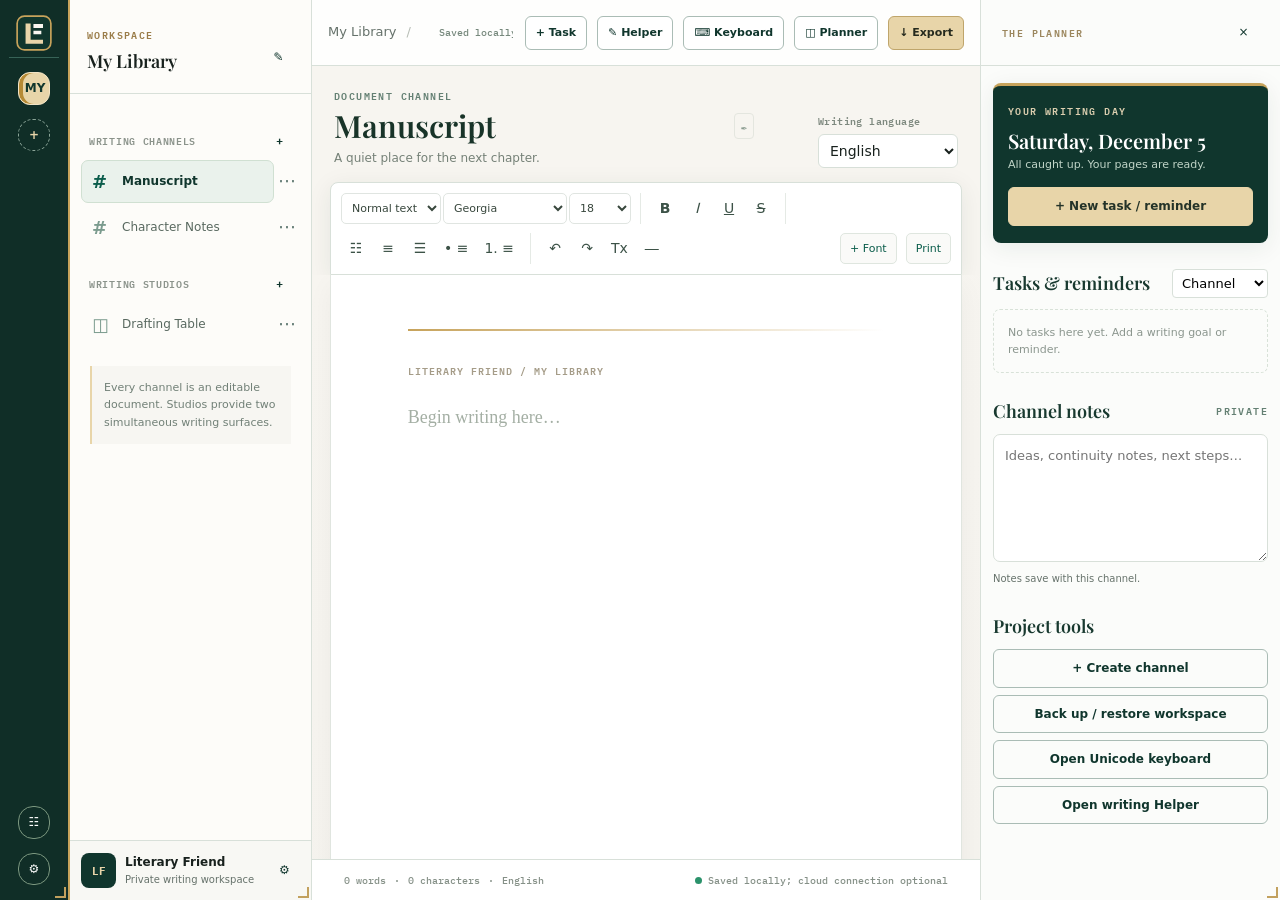
<file: index.html>
<!doctype html>
<html lang="en">
<head>
  <meta charset="utf-8">
  <meta name="viewport" content="width=device-width,initial-scale=1,viewport-fit=cover">
  <meta name="theme-color" content="#10362D">
  <meta name="description" content="Literary Friend: channel-based writing rooms, multi-draft studio, tasks, reminders and movable Unicode keyboard.">
  <title>Literary Friend — Writing Workspace</title>
  <link rel="manifest" href="manifest.webmanifest">
  <link rel="icon" href="assets/mark.svg" type="image/svg+xml">
  <link rel="stylesheet" href="css/luxury-editor.css">
  <link rel="stylesheet" href="css/keyboard.css">
  <link rel="stylesheet" href="css/literary-friend.css">
  <script defer src="script/js/languages.js"></script>
  <script defer src="script/js/unicode-data.js"></script>
  <script defer src="script/js/storage.js"></script>
  <script defer src="script/js/keyboard.js"></script>
  <script defer src="script/js/app.js"></script>
  <script defer src="script/js/literary-core.js"></script>
  <script defer src="script/js/literary-writer-tools.js"></script>
  <script defer src="script/js/helper-safe.js"></script>
  <script defer src="script/js/helper-chunks.js"></script>
  <script defer src="script/js/wasm-diagnostics.js"></script>
  <script defer src="script/js/wasm-preload.js"></script>
  <script defer src="script/js/resize-panels.js"></script>
  <script defer src="script/js/literary-friend.js"></script>
  <script defer src="script/js/backend-bridge.js"></script>
  <script defer src="script/js/pwa.js"></script>
</head>
<body>
  <div class="app" id="app">
    <aside class="workspace-rail" aria-label="Workspaces">
      <div class="rail-head" title="Literary Friend"><img src="assets/mark.svg" width="34" height="34" alt="Literary Friend"></div>
      <div class="workspace-list" id="workspace-list" aria-label="Project workspaces"></div>
      <button class="rail-add" id="new-workspace" title="New workspace" aria-label="New workspace">+</button>
      <div class="rail-spacer"></div>
      <button class="rail-tool" id="rail-home" title="All tasks" aria-label="All tasks">☷</button>
      <button class="rail-tool" id="rail-settings" title="Settings and data" aria-label="Settings">⚙</button>
    </aside>

    <aside class="channels-pane" id="channels-pane" aria-label="Channels">
      <div class="channels-top"><div class="eyebrow">WORKSPACE</div><div class="workspace-title-row"><h2 id="workspace-title">Writing studio</h2><button class="icon-button subtle" id="rename-workspace" title="Rename workspace" aria-label="Rename workspace">✎</button></div></div>
      <div class="channels-scroll">
        <div class="channels-heading"><span>WRITING CHANNELS</span><button id="new-writing" class="plus-small" title="Add a writing channel" aria-label="Add writing channel">+</button></div>
        <nav id="writing-channels" class="channel-list" aria-label="Writing channels"></nav>
        <div class="channels-heading"><span>WRITING STUDIOS</span><button id="new-studio" class="plus-small" title="Add a two-pane writing studio" aria-label="Add writing studio">+</button></div>
        <nav id="studio-channels" class="channel-list" aria-label="Writing studios"></nav>
        <div class="channel-help">Every channel is an editable document. Studios provide two simultaneous writing surfaces.</div>
      </div>
      <div class="sidebar-footer"><span class="avatar">LF</span><span><strong>Literary Friend</strong><small>Private writing workspace</small></span><button class="icon-button subtle" id="sidebar-settings" title="Settings">⚙</button></div>
    </aside>

    <div class="shell-main">
      <header class="app-topbar">
        <div class="topbar-start"><button class="icon-button mobile-menu" id="toggle-sidebar" aria-label="Toggle channels">☰</button><span class="crumb-workspace" id="crumb-workspace">Library</span><span class="crumb-sep">/</span><strong id="crumb-channel">Manuscript</strong><span class="autosave" id="autosave-status" role="status">Saved locally</span></div>
        <div class="topbar-actions"><button class="btn tiny light" id="top-task">+ Task</button><button class="btn tiny light" id="open-helper" aria-haspopup="dialog">✎ Helper</button><button class="btn tiny light" id="top-keyboard">⌨ Keyboard</button><button class="btn tiny light" id="toggle-inspector" aria-expanded="true">◫ Planner</button><button class="btn tiny gold" id="export-doc">↓ Export</button></div>
      </header>

      <section class="editor-section" aria-label="Writing workspace">
        <div class="editor-top">
          <div class="editor-heading"><div class="eyebrow" id="channel-type">DOCUMENT ROOM</div><div class="title-line"><input id="document-title" class="document-title" aria-label="Document title" maxlength="100" value="Manuscript"><span class="type-mark" id="type-mark">01</span></div><p id="document-subtitle" class="editor-subtitle">A quiet place for the next chapter.</p></div>
          <div class="language-strip"><label for="language-select">Writing language</label><select id="language-select" aria-label="Writing language"></select></div>
        </div>
        <div class="editor-toolbar" id="editor-toolbar" role="toolbar" aria-label="Document formatting">
          <div class="tool-group"><select id="format-block" title="Paragraph style" aria-label="Paragraph style"><option value="p">Normal text</option><option value="h1">Heading 1</option><option value="h2">Heading 2</option><option value="h3">Heading 3</option><option value="blockquote">Quote</option></select><select id="font-select" title="Document font" aria-label="Document font"><option value="Georgia">Georgia</option><option value="'Playfair Display', Georgia">Playfair Display</option><option value="Arial">Arial</option><option value="'Times New Roman'">Times New Roman</option><option value="'IBM Plex Mono', monospace">IBM Plex Mono</option></select><select id="font-size" title="Base font size" aria-label="Base font size"><option value="14">14</option><option value="16">16</option><option value="18" selected>18</option><option value="20">20</option><option value="24">24</option><option value="28">28</option></select></div>
          <div class="tool-divider"></div><div class="tool-group"><button class="format-button" data-command="bold" title="Bold (Ctrl+B)"><b>B</b></button><button class="format-button" data-command="italic" title="Italic (Ctrl+I)"><i>I</i></button><button class="format-button" data-command="underline" title="Underline (Ctrl+U)"><u>U</u></button><button class="format-button" data-command="strikeThrough" title="Strikethrough"><s>S</s></button></div>
          <div class="tool-divider"></div><div class="tool-group"><button class="format-button" data-command="justifyLeft" title="Align left">☷</button><button class="format-button" data-command="justifyCenter" title="Center">≡</button><button class="format-button" data-command="justifyRight" title="Align right">☰</button><button class="format-button" data-command="insertUnorderedList" title="Bulleted list">• ≡</button><button class="format-button" data-command="insertOrderedList" title="Numbered list">1. ≡</button></div>
          <div class="tool-divider"></div><div class="tool-group"><button class="format-button" data-command="undo" title="Undo (Ctrl+Z)">↶</button><button class="format-button" data-command="redo" title="Redo (Ctrl+Y)">↷</button><button class="format-button" data-command="removeFormat" title="Remove formatting">Tx</button><button class="format-button" id="insert-divider" title="Insert horizontal rule">―</button></div>
          <div class="tool-grow"></div><button id="upload-font" class="toolbar-text-button" title="Upload a font">+ Font</button><button id="print-doc" class="toolbar-text-button" title="Print document">Print</button>
        </div>
        <div class="writing-surface" id="writing-surface"><!-- Rendered from saved state --></div>
        <footer class="writing-footer"><div><span id="word-count">0 words</span><span class="dot">·</span><span id="character-count">0 characters</span><span class="dot">·</span><span id="current-language">English</span></div><div class="save-indicator"><span class="status-dot"></span><span id="footer-save">Saved locally; cloud connection optional</span></div></footer>
      </section>
    </div>

    <aside class="inspector" id="inspector" aria-label="Planner and channel details">
      <div class="inspector-header"><span class="eyebrow">THE PLANNER</span><button class="icon-button subtle" id="close-inspector" title="Close planner" aria-label="Close planner">×</button></div>
      <div class="inspector-content"><div class="planner-card planner-date"><div class="eyebrow">YOUR WRITING DAY</div><div class="today-line" id="date-label">Today</div><div class="today-summary" id="task-summary">No tasks yet.</div><button class="btn green full" id="new-task">+ New task / reminder</button></div>
        <div class="planner-section"><div class="planner-section-title"><h3>Tasks & reminders</h3><select id="task-filter" aria-label="Task filter"><option value="current">Channel</option><option value="workspace">Workspace</option><option value="all">All</option></select></div><div id="task-list" class="tasks"></div></div>
        <div class="planner-section"><div class="planner-section-title"><h3>Channel notes</h3><span class="eyebrow">PRIVATE</span></div><textarea id="channel-notes" placeholder="Ideas, continuity notes, next steps…" aria-label="Channel notes" rows="5"></textarea><small>Notes save with this channel.</small></div>
        <div class="planner-section"><div class="planner-section-title"><h3>Project tools</h3></div><div class="tool-stacks"><button class="btn outline full" id="new-channel-shortcut">+ Create channel</button><button class="btn outline full" id="open-backup">Back up / restore workspace</button><button class="btn outline full" id="show-keyboard">Open Unicode keyboard</button><button class="btn outline full" id="inspector-helper">Open writing Helper</button></div></div>
      </div>
    </aside>
  </div>


  <section id="helper-window" class="helper-window" role="dialog" aria-label="Literary Friend writing Helper" aria-modal="false" hidden>
    <header id="helper-handle" class="helper-header"><div class="helper-title"><strong>Literary Friend</strong><small>Writing Helper · offline-first tools</small></div><div class="helper-actions"><button id="helper-collapse" title="Collapse Helper" aria-label="Collapse Helper">−</button><button id="helper-close" title="Close Helper" aria-label="Close Helper">×</button></div></header>
    <div id="helper-body" class="helper-body">
      <nav class="helper-tabs" aria-label="Helper tools" role="tablist">
       <button class="helper-tab active" data-helper-tab="scan" role="tab">Draft scan</button>
       <button class="helper-tab" data-helper-tab="find" role="tab">Find & replace</button>
       <button class="helper-tab" data-helper-tab="outline" role="tab">Outline</button>
       <button class="helper-tab" data-helper-tab="continuity" role="tab">Continuity</button>
       <button class="helper-tab" data-helper-tab="reference" role="tab">References</button>
       <button class="helper-tab" data-helper-tab="glyphs" role="tab">Glyph studio</button>
       <button class="helper-tab" data-helper-tab="book" role="tab">Book layout</button>
      </nav>
      <div class="helper-content" id="helper-content" role="tabpanel"></div>
      <footer class="helper-footer"><span id="helper-summary" role="status">No generated writing. Your words stay yours.</span><span>Drag any side or corner to resize.</span></footer>
    </div>
  </section>

  <div class="toast-region" id="toast-region" role="status" aria-live="polite"></div>
  <input type="file" id="font-upload-input" hidden accept=".ttf,.otf,.woff,.woff2,font/ttf,font/otf,font/woff,font/woff2" multiple>
  <input type="file" id="import-input" hidden accept=".json,application/json">
  <input type="file" id="document-import-input" hidden accept=".txt,.html,.htm,text/plain,text/html">

  <dialog id="main-dialog" class="modal" aria-labelledby="dialog-title"><form id="dialog-form" method="dialog"><header><div class="eyebrow" id="dialog-kicker">LITERARY FRIEND</div><h2 id="dialog-title">New item</h2><button type="button" id="dialog-close" class="icon-button subtle" aria-label="Close dialog">×</button></header><div id="dialog-fields" class="dialog-fields"></div><footer class="modal-actions"><button type="button" id="dialog-cancel" class="btn outline">Cancel</button><button type="submit" id="dialog-submit" class="btn green">Create</button></footer></form></dialog>

  <dialog id="settings-dialog" class="modal settings-modal" aria-labelledby="settings-title"><div class="settings-inner"><header><div class="eyebrow">SETTINGS & DATA</div><h2 id="settings-title">Your writing library</h2><button id="settings-close" class="icon-button subtle" aria-label="Close dialog">×</button></header><p>Your work saves locally. Optionally connect your existing Literary Friend account to sync a library snapshot through its configured secure bridge.</p><div class="settings-buttons"><button class="btn green" id="backup-json">↓ Export complete backup</button><button class="btn outline" id="restore-json">↑ Restore backup</button><button class="btn outline" id="import-document">↑ Import text / HTML document</button><button class="btn outline" id="notification-permission">Enable reminder notifications</button></div><h3>Account connection</h3>
<div class="bridge-box" id="bridge-box">
  <div id="bridge-status" role="status">Local-only. No account connected.</div>
  <label>Account email or username <input id="bridge-login" type="text" autocomplete="username" placeholder="Username or email"></label>
  <label>Password <input id="bridge-password" type="password" autocomplete="current-password" placeholder="Password"></label>
  <label>Two-factor code (when requested) <input id="bridge-2fa" type="text" inputmode="numeric" autocomplete="one-time-code" placeholder="Code"></label>
  <div class="bridge-buttons"><button id="bridge-connect" class="btn green">Connect / sign in</button><button id="bridge-verify" class="btn outline">Verify code</button><button id="bridge-push" class="btn outline">Sync local → cloud</button><button id="bridge-pull" class="btn outline">Restore cloud → local</button><button id="bridge-signout" class="btn outline">Disconnect</button></div>
  <small>Cloud functions require this website's origin to be authorized by the existing backend. Cloud restore replaces the current local library after confirmation. No AI-generation routes are used.</small>
</div><h3>Uploaded fonts</h3><div id="uploaded-fonts-list">No uploaded fonts.</div><h3>Selected workspace</h3><button class="btn danger" id="delete-workspace">Delete selected workspace</button><p class="fine-print">Reminders are checked while this app is open. Browser notifications require permission and a supported context. Cloud synchronization works only after successful connection to the existing backend bridge.</p></div></dialog>

  <section id="floating-keyboard" class="keyboard-window collapsed" aria-label="Floating on-screen keyboard" aria-hidden="true">
    <div class="keyboard-header" id="keyboard-handle"><div class="keyboard-brand"><span>⌨</span> Unicode keyboard <small id="keyboard-mode-label">Letters</small></div><div class="keyboard-actions"><button id="keyboard-split" class="keyboard-control" title="Split keyboard" aria-label="Split keyboard">◫</button><button id="keyboard-collapse" class="keyboard-control" title="Collapse keyboard" aria-label="Collapse keyboard">−</button><button id="keyboard-close" class="keyboard-control" title="Close keyboard" aria-label="Close keyboard">×</button></div></div>
    <div class="keyboard-body" id="keyboard-body"><div class="keyboard-options"><select id="keyboard-language" aria-label="Keyboard language"></select><select id="keyboard-layout" aria-label="Keyboard layout"><option value="letters">Letters</option><option value="extended">Latin Extended</option><option value="combining">Combining marks</option></select><input id="keyboard-search" type="search" placeholder="Find character or U+ code" aria-label="Search Unicode characters" hidden><label class="shift-label"><input id="keyboard-shift" type="checkbox"> Shift</label></div><div id="keyboard-keys" class="keyboard-keys"></div><div class="keyboard-foot"><span id="keyboard-hint">Type into the active writing page.</span><button id="keyboard-nfc" class="keyboard-small" title="Normalize selected text to NFC">NFC</button><span class="resize-hint">↘ resize</span></div></div>
  </section>
</body>
</html>
</file>
<file: css/luxury-editor.css>
@import url('https://fonts.googleapis.com/css2?family=Playfair+Display:wght@400;500;600;700&family=IBM+Plex+Mono:wght@400;500;600&display=swap');
:root{--bg:#f7f5f0;--paper:#fff;--soft:#fbfaf7;--warm:#f7f3e9;--text:#18211d;--muted:#66726b;--green:#0b5d4b;--green-deep:#10362d;--rail:#102e27;--gold:#c7a35b;--pale-gold:#e8d5a9;--line:#d8e0d9;--line-strong:#aabcb5;--shadow:0 5px 24px rgba(11,45,34,.08);--serif:'Playfair Display',Georgia,serif;--mono:'IBM Plex Mono',monospace;--sans:system-ui,-apple-system,'Segoe UI',sans-serif}
*{box-sizing:border-box}html{background:var(--bg);color-scheme:light}body{margin:0;color:var(--text);font:14px/1.55 var(--sans);background:linear-gradient(145deg,#fbfaf7,#f5f3ee)}button,input,select,textarea{font:inherit}button{cursor:pointer}button:disabled{cursor:not-allowed;opacity:.5}a{color:var(--green)}:focus-visible{outline:3px solid #2f6bff;outline-offset:2px}::selection{background:#f8eac9;color:var(--text)}
.app{height:100dvh;min-height:560px;display:grid;grid-template-columns:70px 242px minmax(0,1fr) 300px;overflow:hidden}
.workspace-rail{min-width:0;background:var(--rail);display:flex;align-items:center;flex-direction:column;gap:14px;padding:15px 9px;border-right:2px solid #c7a35b}.rail-head{height:43px;display:grid;place-items:center;width:100%;border-bottom:1px solid #376357;padding-bottom:8px}.rail-head img{width:36px;height:36px}.workspace-list{width:100%;display:grid;gap:10px;justify-items:center;overflow-y:auto}.workspace-pill,.rail-add,.rail-tool{flex:none;display:grid;place-items:center;color:#fff;border:1px solid #7b977f;background:#254d40;border-radius:15px;width:46px;height:46px;font:700 16px var(--sans);transition:background .15s,border-radius .15s}.workspace-pill:hover,.workspace-pill.active{background:#e8d5a9;color:#10362d;border-color:#f2e4c5;border-radius:12px}.workspace-pill.active{box-shadow:inset 4px 0 0 #b68a35}.rail-add{font-size:26px;background:transparent;border:1px dashed #8aa497;color:#e8d5a9}.rail-tool{height:41px;width:42px;background:transparent;font-size:21px}.rail-spacer{flex:1}
.channels-pane{background:#fdfcf9;min-width:0;border-right:1px solid var(--line);display:flex;flex-direction:column}.channels-top{padding:27px 17px 20px;border-bottom:1px solid var(--line)}.eyebrow{font:600 10px/1.5 var(--mono);letter-spacing:.14em;color:#648073}.channels-top .eyebrow{color:#9a7c48}.workspace-title-row{display:flex;align-items:center;gap:4px}.workspace-title-row h2{font:600 21px/1.2 var(--serif);margin:8px 0 0;overflow:hidden;text-overflow:ellipsis;white-space:nowrap;flex:1}.icon-button,.plus-small{border:0;background:transparent;display:inline-grid;place-items:center;border-radius:6px;color:var(--green-deep);padding:6px;font-size:20px;min-width:31px;min-height:31px}.icon-button:hover,.plus-small:hover{background:#eaf0eb}.channels-scroll{padding:19px 11px;overflow-y:auto;flex:1}.channels-heading{display:flex;justify-content:space-between;align-items:center;margin:12px 8px 5px;font:600 10px var(--mono);color:#8b938b;letter-spacing:.07em}.plus-small{font-size:18px;padding:0;min-height:26px;min-width:26px}.channel-list{display:grid;gap:3px;margin-bottom:19px}.channel-button{display:flex;align-items:center;width:100%;border:1px solid transparent;text-align:left;background:transparent;padding:10px 10px;gap:10px;color:#596960;font-size:13px;border-radius:7px}.channel-button:hover{background:#edf2ee}.channel-button.active{background:#eaf2ec;color:var(--green-deep);border-color:#d0e0d2;font-weight:750}.channel-icon{font:700 18px var(--sans);width:20px;color:#7b9b8e}.channel-button.active .channel-icon{color:var(--green)}.channel-button span.channel-name{overflow:hidden;text-overflow:ellipsis;white-space:nowrap;flex:1}.channel-more{font-size:17px;opacity:.6}.channel-help{margin:20px 9px 0;padding:13px 12px;color:#718077;background:#f7f6f2;border-left:2px solid var(--pale-gold);font-size:11px;line-height:1.6}.sidebar-footer{display:flex;align-items:center;gap:9px;padding:12px 11px;border-top:1px solid var(--line);background:#f8f8f4}.sidebar-footer .avatar{display:grid;place-items:center;background:var(--green-deep);color:var(--pale-gold);font:700 11px var(--mono);width:35px;height:35px;border-radius:8px}.sidebar-footer strong,.sidebar-footer small{display:block}.sidebar-footer strong{font-size:12px}.sidebar-footer small{font-size:10px;color:var(--muted)}.sidebar-footer>.icon-button{margin-left:auto}
.shell-main{min-width:0;min-height:0;display:flex;flex-direction:column;background:var(--bg)}.app-topbar{height:66px;flex:none;background:rgba(255,255,255,.89);border-bottom:1px solid var(--line);display:flex;align-items:center;justify-content:space-between;gap:12px;padding:0 26px}.topbar-start,.topbar-actions{display:flex;align-items:center;gap:10px;min-width:0}.topbar-start{overflow:hidden;white-space:nowrap;font-size:13px}.topbar-start strong{overflow:hidden;text-overflow:ellipsis}.crumb-workspace{color:var(--muted)}.crumb-sep{color:#b7bdb5}.autosave{font:500 10px var(--mono);color:#76887c;margin-left:8px}.topbar-actions{flex-shrink:0}.btn{display:inline-flex;justify-content:center;align-items:center;gap:7px;border:1px solid var(--line-strong);border-radius:6px;background:var(--paper);color:var(--green-deep);font-weight:650;min-height:38px;padding:9px 13px;text-decoration:none}.btn:hover{background:#eef4ee}.btn.tiny{font-size:11px;min-height:34px;padding:6px 10px}.btn.green{background:var(--green);color:white;border-color:#084438}.btn.green:hover{background:#084837}.btn.gold{background:var(--pale-gold);border-color:#bfa56b;color:#252a1e}.btn.gold:hover{background:#e1c68c}.btn.outline{background:transparent;border-color:var(--line-strong)}.btn.danger{color:#a03738;border-color:#e6b4b5}.btn.full{width:100%}.mobile-menu{display:none}
.editor-section{min-height:0;display:flex;flex-direction:column;flex:1}.editor-top{padding:22px 38px 14px;display:flex;justify-content:space-between;gap:12px;align-items:end}.editor-heading{min-width:0}.title-line{display:flex;align-items:center;gap:13px}.document-title{display:block;width:min(100%,600px);border:0;outline:0;background:transparent;color:#183328;font:600 clamp(26px,2.4vw,34px)/1.25 var(--serif);padding:4px 0}.document-title:focus{background:#fff;border-bottom:2px solid var(--gold)}.type-mark{border:1px solid #e4e6df;border-radius:4px;color:#8b9c90;font:600 10px var(--mono);padding:3px 6px}.editor-subtitle{margin:0;color:#758177;font-size:12px}.language-strip{display:grid;gap:5px;min-width:140px}.language-strip label{color:#7e897f;font:600 10px var(--mono);letter-spacing:.04em}.language-strip select{background:#fff;border:1px solid var(--line);border-radius:6px;padding:7px;color:var(--text)}
.editor-toolbar{flex:none;display:flex;align-items:center;gap:9px;flex-wrap:wrap;margin:0 32px;padding:10px;background:#fff;border:1px solid var(--line);border-radius:8px 8px 0 0;box-shadow:var(--shadow)}.tool-group{display:flex;align-items:center;gap:2px}.tool-group select{max-width:155px;padding:7px 6px;border:1px solid #e0e5e1;border-radius:5px;background:#fff;color:#38473d;font-size:11px}.tool-group #font-size{width:62px}.tool-divider{width:1px;align-self:stretch;background:#e5eae5}.format-button{height:29px;min-width:30px;background:transparent;border:1px solid transparent;border-radius:5px;color:#3c5247;font-size:14px}.format-button:hover,.format-button.active{background:#edf3ee;border-color:#d1e2d5}.tool-grow{flex:1}.toolbar-text-button{background:#fafaf8;border:1px solid #dfe6df;border-radius:5px;font-size:11px;min-height:31px;color:var(--green);padding:5px 9px}
.writing-surface{flex:1;min-height:0;overflow:auto;padding:0 32px 34px;background:linear-gradient(160deg,#f7f5f0,#f5f3ee);scrollbar-color:#b9cbb9 transparent}.paper{background:white;min-height:650px;width:100%;max-width:960px;margin:0 auto;padding:54px clamp(24px,6vw,82px) 92px;border:1px solid #e0e5df;border-top:0;box-shadow:0 10px 25px rgba(27,54,39,.045)}.paper-topline{height:2px;background:linear-gradient(90deg,#c7a35b,transparent);margin:0 0 30px}.paper-meta{font:600 10px var(--mono);color:#a59c88;letter-spacing:.1em;margin-bottom:22px}.rich-editor{min-height:420px;outline:none;white-space:pre-wrap;overflow-wrap:anywhere;word-break:normal;line-height:1.85;color:#222923;direction:ltr}.rich-editor:empty:before{content:attr(data-placeholder);color:#a4afa4;pointer-events:none}.rich-editor:focus{outline:none}.rich-editor h1,.rich-editor h2,.rich-editor h3{font-family:var(--serif);line-height:1.35;color:var(--green-deep);margin:1em 0 .4em}.rich-editor h1{font-size:2em}.rich-editor h2{font-size:1.5em}.rich-editor h3{font-size:1.22em}.rich-editor p{margin:.45em 0}.rich-editor blockquote{border-left:3px solid var(--gold);padding-left:20px;color:#63756b;font-style:italic;margin-left:0}.rich-editor a{color:var(--green)}.rich-editor img{max-width:100%}.writing-footer{flex:none;padding:10px 32px;min-height:41px;background:#fff;border-top:1px solid var(--line);display:flex;justify-content:space-between;align-items:center;gap:12px;color:#859087;font:500 10px var(--mono)}.dot{padding:0 8px}.status-dot{display:inline-block;width:7px;height:7px;margin-right:6px;background:#2b926b;border-radius:50%}
.studio-surface{display:grid;grid-template-columns:minmax(0,1fr) minmax(0,1fr);gap:16px;align-items:start;padding-top:14px}.studio-pane{background:white;border:1px solid #e0e5df;box-shadow:var(--shadow);min-width:0;min-height:600px;padding:26px clamp(17px,2vw,32px)}.studio-pane header{display:flex;align-items:center;justify-content:space-between;gap:8px;border-bottom:1px solid #e5ebe4;padding-bottom:14px;margin-bottom:25px}.studio-pane header strong{font:600 17px var(--serif);color:var(--green-deep)}.studio-pane .rich-editor{min-height:480px}.studio-pane .eyebrow{color:#a48c56}
.inspector{background:#fbfcfa;border-left:1px solid var(--line);display:flex;flex-direction:column;min-width:0}.inspector.hidden{display:none}.app:has(.inspector.hidden){grid-template-columns:70px 242px minmax(0,1fr)}.inspector-header{height:66px;flex:none;padding:20px 21px;display:flex;align-items:center;justify-content:space-between;border-bottom:1px solid var(--line)}.inspector-header .eyebrow{color:#9b865d}.inspector-content{padding:19px 18px 50px;overflow-y:auto}.planner-card{background:var(--green-deep);color:white;border-radius:8px;padding:17px 15px;box-shadow:var(--shadow);border-top:3px solid var(--gold)}.planner-card .eyebrow{color:#dbceaf}.today-line{font:600 20px/1.4 var(--serif);margin:9px 0 1px}.today-summary{color:#c1d5c8;font-size:11px;margin-bottom:14px}.planner-card .btn.green{background:#e8d5a9;color:#243328;border-color:#e8d5a9}.planner-section{margin-top:26px}.planner-section-title{display:flex;align-items:center;justify-content:space-between;margin-bottom:11px;gap:7px}.planner-section-title h3{font:600 17px var(--serif);margin:0;color:#18392f}.planner-section-title select{width:96px;font-size:10px;padding:5px;background:#fff;border:1px solid var(--line);border-radius:4px}.tasks{display:grid;gap:9px}.task-item{border:1px solid var(--line);border-radius:7px;background:#fff;display:flex;align-items:flex-start;gap:9px;padding:10px 8px}.task-item input{margin-top:3px;accent-color:var(--green);flex:none}.task-item .task-info{min-width:0;flex:1}.task-item strong{display:block;font-weight:650;font-size:12px;overflow-wrap:anywhere}.task-item.done strong{text-decoration:line-through;color:#87948b}.task-item small{color:#9a8a6f;display:block;font-size:10px;margin-top:3px}.task-item button{border:0;background:transparent;color:#728278;font-size:13px;padding:2px 4px}.tasks-empty{font-size:11px;color:#8b968e;border:1px dashed #d8e2d8;padding:14px;border-radius:7px}.planner-section textarea{resize:vertical;width:100%;min-height:115px;border:1px solid var(--line);border-radius:7px;color:#283a2e;background:#fff;padding:11px;line-height:1.6}.planner-section small{font-size:10px;color:var(--muted)}.tool-stacks{display:grid;gap:7px}.tool-stacks button{font-size:11px}
.toast-region{position:fixed;z-index:4500;bottom:20px;right:20px;max-width:min(400px,calc(100vw - 40px));display:grid;gap:8px;pointer-events:none}.toast{background:var(--green-deep);color:white;border:1px solid var(--gold);box-shadow:0 12px 40px #0003;padding:12px 16px;border-radius:7px;font-size:12px;animation:toastIn .2s ease-out}@keyframes toastIn{from{transform:translateY(10px);opacity:0}to{transform:none;opacity:1}}
dialog{max-width:calc(100vw - 24px)}.modal{width:min(465px,calc(100% - 24px));background:#fff;color:var(--text);border:1px solid #b3c6b8;border-radius:10px;box-shadow:0 25px 100px #0a201f55;padding:0}.modal::backdrop{background:rgba(7,27,22,.64);backdrop-filter:blur(3px)}.modal header{padding:22px 24px 16px;border-bottom:1px solid var(--line);position:relative}.modal header h2{font:600 24px var(--serif);margin:5px 0 0}.modal header .icon-button{position:absolute;right:18px;top:19px}.dialog-fields{padding:21px 24px;display:grid;gap:14px}.dialog-fields label{display:grid;gap:5px;font-size:12px;font-weight:650}.dialog-fields input,.dialog-fields select,.dialog-fields textarea{width:100%;border:1px solid var(--line-strong);border-radius:6px;padding:10px;background:#fff;color:var(--text)}.modal-actions{padding:16px 24px 22px;display:flex;justify-content:flex-end;gap:8px}.settings-inner{padding-bottom:23px}.settings-inner>p,.settings-inner>h3,.settings-buttons,.settings-inner>#uploaded-fonts-list,.settings-inner>button{margin-left:24px;margin-right:24px}.settings-inner>p{font-size:12px;color:var(--muted)}.settings-inner h3{font:600 17px var(--serif);margin-top:20px;margin-bottom:6px}.settings-buttons{display:grid;gap:8px}.settings-buttons button{justify-content:flex-start}.settings-inner>#uploaded-fonts-list{font-size:12px;color:var(--muted);display:grid;gap:5px}.settings-inner .fine-print{font-size:11px}.settings-modal{width:min(520px,calc(100% - 24px));max-height:85dvh;overflow:auto}
@media(max-width:1350px){.app{grid-template-columns:64px 215px minmax(0,1fr) 270px}.app:has(.inspector.hidden){grid-template-columns:64px 215px minmax(0,1fr)}.editor-top{padding-left:22px;padding-right:22px}.editor-toolbar{margin-left:18px;margin-right:18px}.writing-surface{padding-left:18px;padding-right:18px}.app-topbar{padding-left:16px;padding-right:16px}.inspector-content{padding:17px 12px}.tool-group select{max-width:124px}}
@media(max-width:1080px){.inspector{position:fixed;right:0;top:0;bottom:0;z-index:1000;width:min(330px,100vw);box-shadow:-8px 0 30px #12352922}.app,.app:has(.inspector.hidden){grid-template-columns:60px 220px minmax(0,1fr)}.inspector.hidden{display:none}.topbar-actions .btn{padding:7px}.autosave{display:none}}
@media(max-width:760px){.app,.app:has(.inspector.hidden){grid-template-columns:54px minmax(0,1fr)}.channels-pane{position:fixed;left:54px;top:0;bottom:0;width:min(270px,calc(100vw - 54px));z-index:900;box-shadow:8px 0 28px #09201522;display:none}.app.show-channels .channels-pane{display:flex}.workspace-rail{padding-left:4px;padding-right:4px}.workspace-pill,.rail-add{width:43px;height:43px}.mobile-menu{display:inline-grid}.app-topbar{height:auto;min-height:56px;padding:8px 10px;gap:5px}.topbar-actions{gap:4px}.topbar-actions .btn{font-size:10px;padding:7px}.crumb-workspace,.crumb-sep{display:none}.editor-top{padding:14px 13px;align-items:start;flex-direction:column;gap:6px}.document-title{font-size:24px}.editor-toolbar{margin:0 8px;gap:4px;padding:6px}.tool-divider{display:none}.tool-group select{max-width:128px}.writing-surface{padding:0 8px 14px}.paper{padding:32px 17px 80px;min-height:550px}.studio-surface{display:block}.studio-pane{min-height:400px;margin-bottom:10px}.studio-pane .rich-editor{min-height:280px}.writing-footer{padding:8px;font-size:9px}.writing-footer .save-indicator{display:none}}
@media(max-width:430px){.topbar-actions #top-task{display:none}.topbar-actions .btn{font-size:10px;min-height:30px}.tool-group #font-select{max-width:104px}.tool-group select{font-size:10px}.format-button{min-width:27px}.tool-group{flex-wrap:wrap}.editor-toolbar{max-height:155px;overflow:auto}}
@media print{.workspace-rail,.channels-pane,.inspector,.app-topbar,.editor-top,.editor-toolbar,.writing-footer,.toast-region,.keyboard-window{display:none!important}html,body,.app,.shell-main,.editor-section,.writing-surface,.paper{height:auto!important;display:block!important;width:auto!important;overflow:visible!important;background:#fff!important;box-shadow:none!important;border:none!important;margin:0!important;padding:0!important}.paper{padding:.4in!important}.rich-editor{min-height:0!important}}
@media(prefers-reduced-motion:reduce){*,*::before,*::after{animation-duration:.01ms!important;transition-duration:.01ms!important;scroll-behavior:auto!important}}

.channel-row .channel-button{min-width:0;flex:1;width:auto}.channel-row .channel-more{flex:none;font-size:18px;min-width:26px;padding:2px;opacity:.65}.channel-row .channel-more:hover{opacity:1}
</file>
<file: css/keyboard.css>
.keyboard-window{position:fixed;left:max(5%,80px);top:calc(100dvh - 400px);width:min(840px,90vw);height:305px;min-width:280px;min-height:46px;max-width:calc(100vw - 8px);max-height:calc(100dvh - 8px);display:flex;flex-direction:column;background:#fffefa;border:2px solid #c7a35b;border-radius:9px;box-shadow:0 18px 65px #12251f55;z-index:3000;overflow:hidden;resize:both;color:#183328}.keyboard-window[aria-hidden="true"]{display:none}.keyboard-window.collapsed{height:46px!important;min-height:46px;resize:none}.keyboard-header{background:#10362d;flex:none;height:44px;display:flex;align-items:center;justify-content:space-between;gap:8px;color:#f8f6f0;padding:3px 9px;cursor:grab;touch-action:none;user-select:none}.keyboard-header:active{cursor:grabbing}.keyboard-brand{font:650 12px var(--sans);display:flex;align-items:center;gap:8px}.keyboard-brand>span{color:#ecd4a1;font-size:18px}.keyboard-brand small{font:500 10px var(--mono);color:#d6cfbd}.keyboard-actions{display:flex;gap:4px}.keyboard-control{color:#fff;background:#244f40;border:1px solid #456858;min-width:29px;height:28px;border-radius:5px;font-size:17px;line-height:1}.keyboard-control:hover{background:#43735b}.keyboard-body{flex:1;min-height:0;display:flex;flex-direction:column;padding:8px 9px;gap:7px}.keyboard-window.collapsed .keyboard-body{display:none}.keyboard-options{display:flex;gap:6px;align-items:center;flex:none;min-width:0;flex-wrap:wrap}.keyboard-options select,.keyboard-options input[type="search"]{border:1px solid #becbbc;padding:5px 7px;border-radius:5px;background:#fff;font-size:11px;color:#243d30;max-width:165px}.keyboard-options input[type="search"]{flex:1;max-width:none;min-width:105px}.shift-label{display:flex;align-items:center;gap:3px;font:600 11px var(--mono);color:#4b5b4f}.shift-label input{accent-color:#0b5d4b}.keyboard-keys{display:flex;flex-direction:column;gap:5px;flex:1;min-height:0;overflow:auto;scrollbar-color:#c7a35b #fff;padding:1px}.keyboard-row{display:flex;gap:5px;justify-content:center;min-width:max-content}.keyboard-key{flex:1;min-width:25px;max-width:84px;min-height:36px;border:1px solid #b8cbbc;border-bottom:3px solid #b8cbbc;border-radius:5px;background:#fdfdfa;color:#122e24;font-size:15px;touch-action:manipulation}.keyboard-key:hover{background:#f2ead7;border-color:#c7a35b}.keyboard-key:active{border-bottom-width:1px;transform:translateY(2px)}.keyboard-key.special{background:#e4eddf;font-size:12px;font-weight:650}.keyboard-key.space{flex:5;max-width:none}.keyboard-foot{display:flex;justify-content:space-between;gap:10px;align-items:center;font:10px var(--mono);color:#839187;flex:none}.keyboard-small{border:1px solid #c6cfc6;border-radius:3px;background:#e9eee7;color:#193f2e;font:10px var(--mono);padding:2px 6px}.resize-hint{margin-left:auto}.keyboard-window.split .keyboard-keys{display:grid;grid-template-columns:minmax(0,1fr) minmax(0,1fr);gap:18px}.keyboard-window.split .keyboard-half{display:flex;flex-direction:column;gap:5px;justify-content:center;min-width:0;overflow:auto;border-right:1px dashed #c7a35b;padding-right:6px}.keyboard-window.split .keyboard-half:last-child{border-right:0;padding-right:0}.keyboard-window.split .keyboard-row{min-width:0;flex-wrap:nowrap;justify-content:stretch}.keyboard-window.split .keyboard-key{min-width:0;flex:1}.keyboard-window.extended .keyboard-keys{display:grid;grid-template-columns:repeat(auto-fill,minmax(42px,1fr));gap:4px;align-content:start}.keyboard-window.extended .keyboard-key{max-width:none;min-height:39px}.keyboard-window.extended.split .keyboard-keys{display:grid;grid-template-columns:repeat(2,minmax(0,1fr));gap:8px}.keyboard-window.extended .unicode-half{display:grid;grid-template-columns:repeat(auto-fill,minmax(33px,1fr));align-content:start;gap:4px;overflow:auto}.keyboard-key[title]{position:relative}@media(max-width:600px){.keyboard-window{left:4px;top:auto;bottom:8px;width:calc(100vw - 8px);height:280px}.keyboard-options select{max-width:125px}.keyboard-key{min-width:18px;min-height:33px;font-size:13px}.keyboard-row{gap:3px}.keyboard-window.split .keyboard-keys{gap:7px}}
</file>
<file: css/literary-friend.css>
/* Literary Friend — Luxury Editor base retained; scalable desktop/tablet/mobile panes. */
.app{--rail-w:70px;--channels-w:242px;--inspector-w:300px;grid-template-columns:var(--rail-w) minmax(130px,var(--channels-w)) minmax(0,1fr) minmax(145px,var(--inspector-w))!important}
.app:has(.inspector.hidden){grid-template-columns:var(--rail-w) minmax(130px,var(--channels-w)) minmax(0,1fr)!important}
.workspace-rail,.channels-pane,.inspector,.keyboard-window,.helper-window,.modal,.studio-pane{container-type:inline-size;--resize-scale:1;}
.channels-pane,.inspector{overflow:auto;position:relative}
.channels-pane button,.inspector button,.keyboard-window button,.helper-window button,.modal button{font-size:clamp(10px,calc(12px * var(--resize-scale)),24px);min-height:clamp(24px,calc(30px * var(--resize-scale)),56px)}
.channels-pane :is(input,select,textarea),.inspector :is(input,select,textarea),.helper-window :is(input,select,textarea){font-size:clamp(11px,calc(13px * var(--resize-scale)),25px);max-width:100%}
.channels-pane .workspace-title-row h2,.inspector .planner-section-title h3{font-size:clamp(13px,calc(18px * var(--resize-scale)),35px)}
.inspector-content,.channels-scroll,.helper-body{font-size:clamp(11px,calc(13px * var(--resize-scale)),25px)}
.ui-resize-grip{position:absolute;z-index:30;touch-action:none;background:transparent}
.ui-resize-grip[data-dir='e'],.ui-resize-grip[data-dir='w']{top:11%;bottom:11%;width:12px;cursor:ew-resize}
.ui-resize-grip[data-dir='n'],.ui-resize-grip[data-dir='s']{left:11%;right:11%;height:12px;cursor:ns-resize}
.ui-resize-grip[data-dir='e']{right:0}.ui-resize-grip[data-dir='w']{left:0}.ui-resize-grip[data-dir='n']{top:0}.ui-resize-grip[data-dir='s']{bottom:0}
.ui-resize-grip[data-dir='se'],.ui-resize-grip[data-dir='sw'],.ui-resize-grip[data-dir='ne'],.ui-resize-grip[data-dir='nw']{width:17px;height:17px}
.ui-resize-grip[data-dir='se']{right:0;bottom:0;cursor:nwse-resize}.ui-resize-grip[data-dir='nw']{left:0;top:0;cursor:nwse-resize}
.ui-resize-grip[data-dir='sw']{left:0;bottom:0;cursor:nesw-resize}.ui-resize-grip[data-dir='ne']{right:0;top:0;cursor:nesw-resize}
.ui-resize-grip[data-dir='se']::after{content:'';position:absolute;right:2px;bottom:2px;border-right:2px solid #c2a15e;border-bottom:2px solid #c2a15e;width:9px;height:9px}
.ui-resize-grip:focus-visible{background:rgba(38,99,73,.15);outline:2px solid #2f6bff}
.helper-window{position:fixed;z-index:2700;left:max(12px,calc(100vw - 530px));top:90px;width:min(500px,calc(100vw - 20px));height:min(640px,calc(100dvh - 100px));min-width:min(320px,100vw);min-height:48px;max-width:100vw;max-height:100dvh;display:flex;flex-direction:column;overflow:hidden;background:#fcfbf7;border:1px solid #a9bba8;border-top:3px solid var(--gold);box-shadow:0 25px 80px #081a1740;border-radius:12px;color:var(--text)}
.helper-window[hidden]{display:none!important}.helper-window.is-collapsed{height:48px!important}.helper-window.is-collapsed .helper-body{display:none}
.helper-header{flex:none;min-height:47px;background:#10362d;color:#fff;display:flex;align-items:center;justify-content:space-between;gap:8px;padding:7px 11px;cursor:move;touch-action:none;user-select:none}
.helper-title{display:flex;flex-direction:column;line-height:1.2}.helper-title strong{font-family:var(--serif);font-size:clamp(13px,4.5cqw,22px)}.helper-title small{color:#e8d5a9;font-size:clamp(9px,2.6cqw,12px)}
.helper-actions{display:flex;gap:5px}.helper-actions button{border:1px solid #93ab9a;background:#254d40;color:#fff;border-radius:6px;font-size:20px;min-width:35px;min-height:32px}
.helper-body{display:flex;min-height:0;flex-direction:column;flex:1}.helper-tabs{display:flex;flex:none;gap:5px;overflow:auto;padding:9px;background:#eeeae0}.helper-tabs button{white-space:nowrap;border-radius:5px;padding:5px 10px;border:1px solid #c9d1c8;background:#fff;color:#28433a;font-weight:600}
.helper-tabs button.active{background:var(--green);color:white}.helper-content{padding:clamp(10px,4cqw,20px);flex:1;min-height:0;overflow:auto}.helper-content h3{font:600 clamp(16px,5cqw,23px) var(--serif);color:#10362d;margin:0 0 12px}.helper-content label{font-weight:600;display:grid;gap:5px;margin:10px 0}.helper-content input,.helper-content textarea,.helper-content select{width:100%;padding:8px;border-radius:6px;border:1px solid #b9c6ba;background:#fff;color:#122e28}.helper-content button{border:1px solid #a5bea9;background:#f5f6f2;border-radius:6px;color:#10362d;padding:7px 11px}.helper-content .primary{background:#0b5d4b;color:#fff;border-color:#0b5d4b}
.helper-footer{border-top:1px solid #d9e3d9;padding:8px 12px;font-size:clamp(10px,2.5cqw,13px);display:flex;gap:9px;justify-content:space-between;flex-wrap:wrap;color:#52695e}.helper-metrics{display:grid;grid-template-columns:repeat(auto-fit,minmax(90px,1fr));gap:8px;margin:10px 0}.helper-metrics>div{padding:10px;border:1px solid #dbe4dc;border-radius:7px;background:#fff}.helper-metrics strong{display:block;font-size:clamp(16px,6cqw,26px);color:#0b5d4b}.helper-issue{border-left:3px solid #c7a35b;padding:9px 12px;background:#f7f3e8;margin:7px 0;overflow-wrap:anywhere}.helper-controls{display:flex;flex-wrap:wrap;gap:8px}.helper-content .mini{font-size:11px;color:#637568}.helper-result-list{display:grid;gap:5px;margin:12px 0}.helper-result-list button{text-align:left}.helper-glyph-canvas{width:100%;height:230px;touch-action:none;border:1px dashed #9caea2;background:repeating-linear-gradient(90deg,transparent,transparent 24%,#cdd9cf 24.1%,transparent 24.2%),repeating-linear-gradient(0deg,#fff,#fff 24%,#edf2ed 24.1%,#fff 24.2%)}
.bridge-box{margin:10px 24px 4px;display:grid;gap:9px;padding:13px;background:#f7f6f0;border:1px solid var(--line);border-radius:7px}.bridge-box label{display:grid;gap:4px;font-size:12px}.bridge-box input{padding:9px;width:100%;border:1px solid #a6bbb0;border-radius:5px}.bridge-buttons{display:grid;grid-template-columns:repeat(auto-fit,minmax(145px,1fr));gap:8px}.bridge-box small{color:#637468}
.settings-modal,.modal{resize:both;min-width:min(320px,calc(100vw - 14px));min-height:200px;max-height:95dvh;max-width:95vw;overflow:auto}
.studio-surface{grid-template-columns:repeat(2,minmax(0,1fr));align-items:stretch}.studio-pane{resize:horizontal;overflow:auto;min-width:190px;max-width:100%;}.studio-pane .rich-editor{font-size:clamp(13px,3cqw,25px)}
.keyboard-window{min-width:min(320px,100vw);max-width:100vw;max-height:100dvh}.keyboard-key{font-size:clamp(11px,3cqw,26px)!important;min-width:0!important;min-height:clamp(24px,7cqw,55px)!important}
@media(max-width:1080px){.app,.app:has(.inspector.hidden){grid-template-columns:var(--rail-w) minmax(130px,var(--channels-w)) minmax(0,1fr)!important}.inspector{position:fixed;right:0;top:0;bottom:0;width:min(var(--inspector-w),100vw);z-index:1000}}
@media(max-width:760px){.app,.app:has(.inspector.hidden){--rail-w:54px;grid-template-columns:var(--rail-w) minmax(0,1fr)!important}.channels-pane{position:fixed;left:var(--rail-w);top:0;bottom:0;width:min(var(--channels-w),calc(100vw - var(--rail-w)));z-index:900;display:none}.app.show-channels .channels-pane{display:flex}.helper-window{left:8px;top:70px;width:calc(100vw - 16px);height:min(630px,calc(100dvh - 82px))}.studio-pane{resize:vertical;width:100%;min-height:300px}.workspace-rail{--resize-scale:1!important}}
@media(max-width:400px){.helper-header{padding:5px}.helper-tabs{padding:5px}.helper-footer{padding:5px 8px}.bridge-buttons{grid-template-columns:1fr}}
@media(prefers-reduced-motion:reduce){.helper-window{transition:none}}
@media print{.helper-window,.ui-resize-grip{display:none!important}}
.helper-tabs .helper-tab.active{background:#0b5d4b!important;color:#fff!important;border-color:#0b5d4b!important}
.workspace-rail{overflow:auto;min-height:150px}.workspace-rail .workspace-pill,.workspace-rail .rail-add,.workspace-rail .rail-tool{width:clamp(32px,65cqw,65px);height:clamp(32px,65cqw,65px);font-size:clamp(12px,23cqw,23px)}
.channels-pane,.inspector{max-height:100dvh;min-height:150px}
.ui-resize-grip[data-dir='se']:hover,.ui-resize-grip[data-dir='sw']:hover,.ui-resize-grip[data-dir='ne']:hover,.ui-resize-grip[data-dir='nw']:hover{background:rgba(199,163,91,.16)}
</file>
